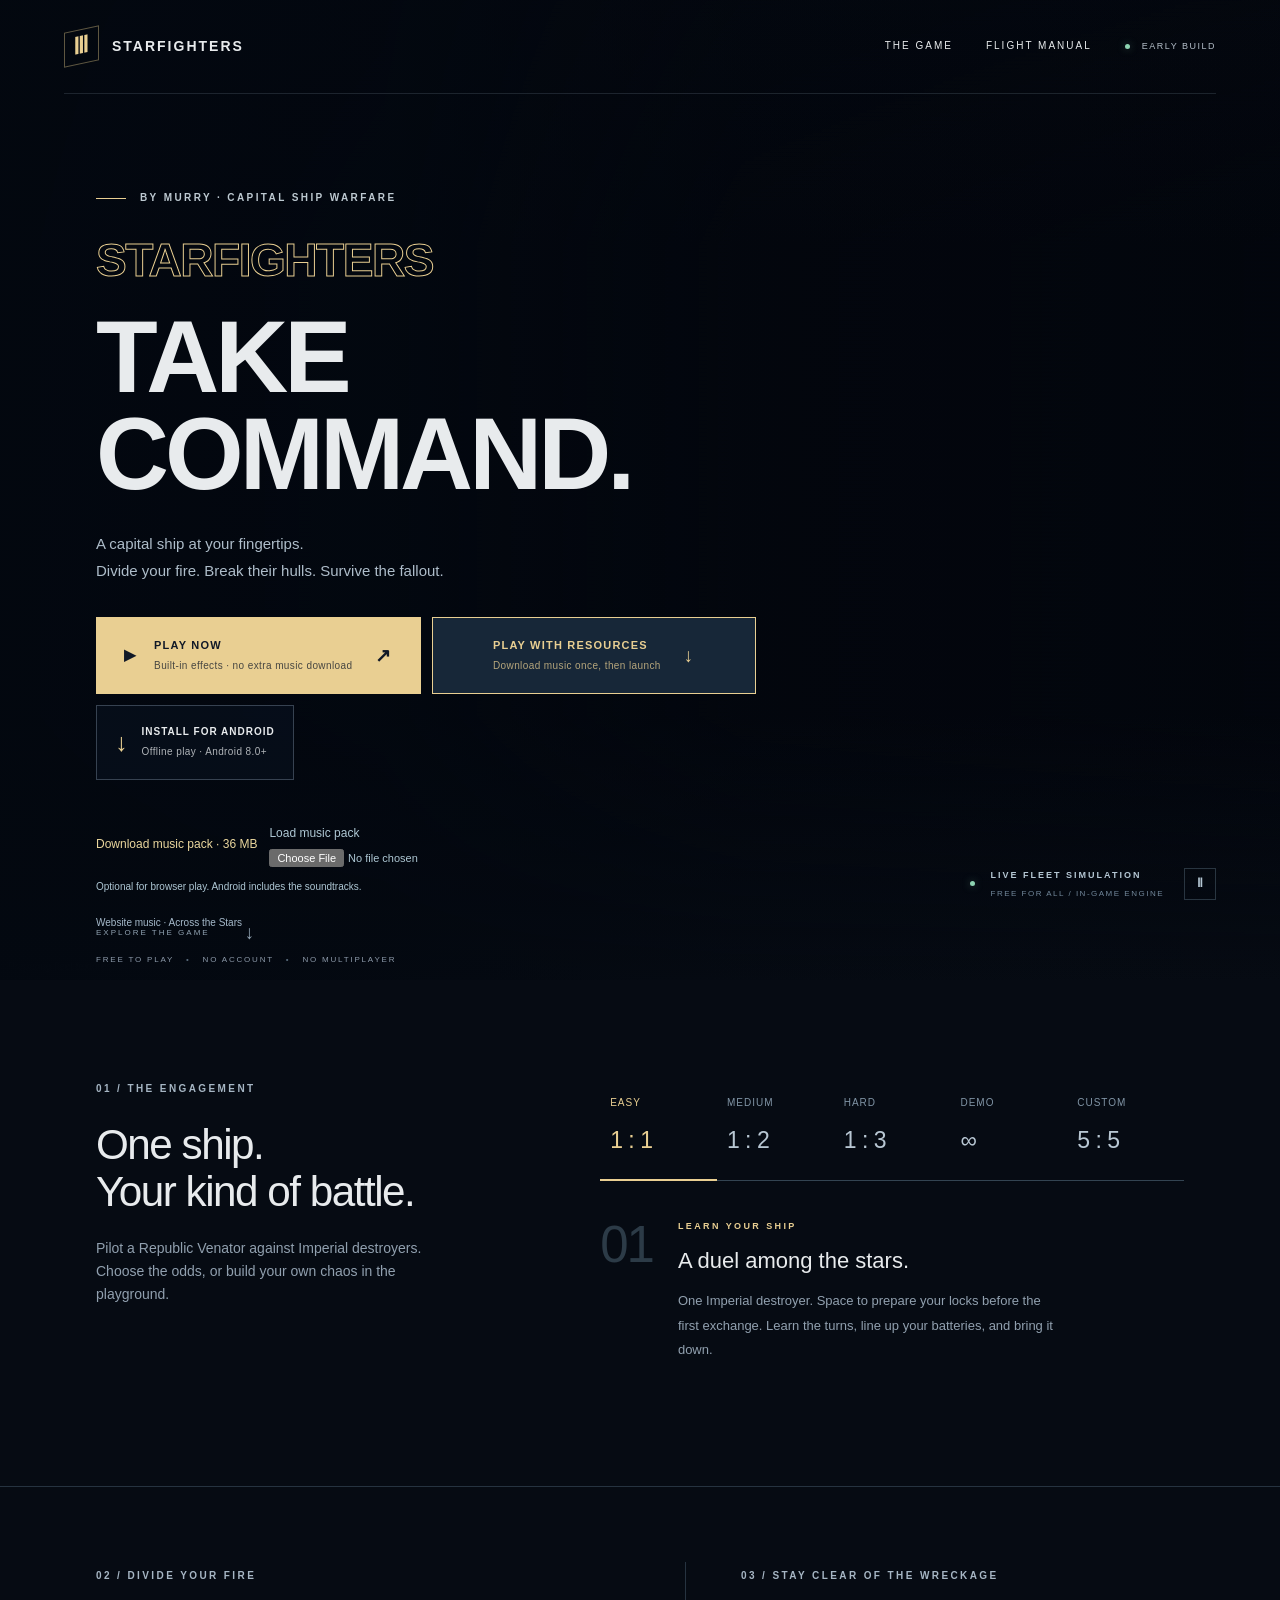
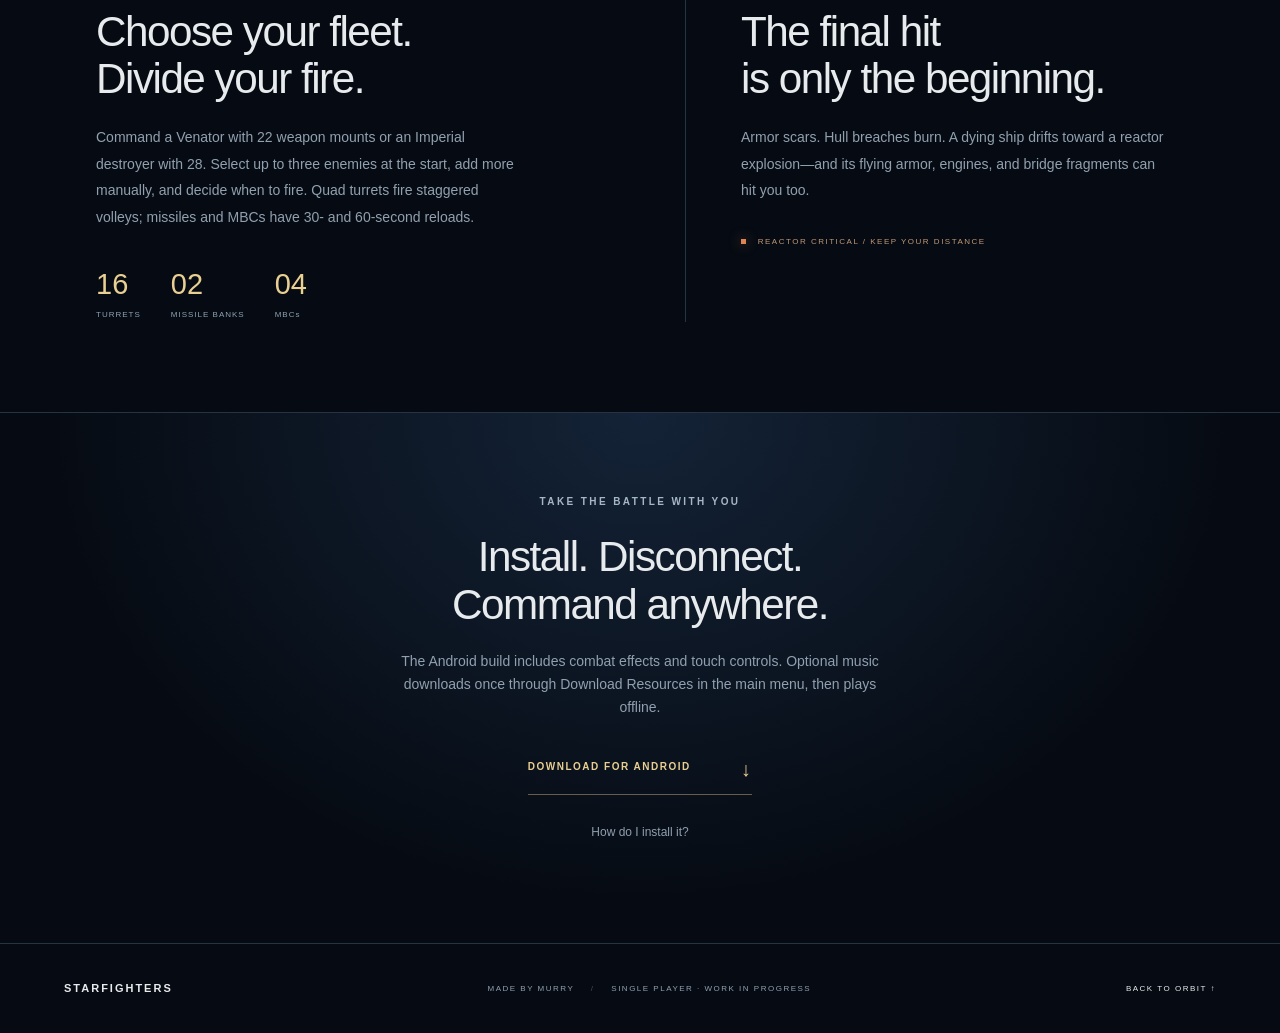
<file: index.html>
<!doctype html>
<html lang="en">
<head>
<meta charset="utf-8"><meta name="viewport" content="width=device-width,initial-scale=1">
<meta name="description" content="Command a capital ship in STARFIGHTERS. Fight Imperial destroyers, divide your weapons across enemies, and survive the wreckage. Play on Windows or download for Android.">
<meta name="theme-color" content="#060b13">
<meta http-equiv="Content-Security-Policy" content="default-src 'self'; script-src 'self' 'unsafe-inline' file:; style-src 'self' 'unsafe-inline'; img-src 'self' data:; frame-src 'self'; connect-src 'self' https://drive.usercontent.google.com; media-src 'self' blob:; object-src 'none'; base-uri 'self'; form-action 'none'">
<title>STARFIGHTERS — Take command</title><link rel="icon" href="icon.svg" type="image/svg+xml"><style>@charset "UTF-8";
:root{color-scheme:dark;--gold:#e9cf92;--text:#e8ebed;--muted:#91a0af;--edge:#263340;--ink:#060b13}*{box-sizing:border-box}html{scroll-behavior:smooth;scroll-padding-top:100px}body{margin:0;background:var(--ink);color:var(--text);font:15px/1.65 'Segoe UI',Arial,sans-serif}a{color:inherit;text-decoration:none}button{font:inherit;color:inherit;cursor:pointer}button,a,summary{-webkit-tap-highlight-color:transparent}button:focus-visible,a:focus-visible,summary:focus-visible{outline:2px solid var(--gold);outline-offset:6px}button{border:0;background:none}button:hover,a:hover{color:var(--gold)}[hidden]{display:none!important}.site-header{position:absolute;top:0;left:0;right:0;z-index:4;display:flex;justify-content:space-between;align-items:center;margin:0 5vw;padding:29px 0;border-bottom:1px solid #b6d1e824}.brand{font-size:14px;font-weight:800;letter-spacing:2px;white-space:nowrap;display:inline-flex;gap:13px;align-items:center}.insignia{display:inline-block;color:var(--gold);border:1px solid #c7b37a77;font-size:23px;width:35px;height:35px;text-align:center;line-height:31px;transform:skewY(-12deg)}nav{display:flex;align-items:center;gap:33px;font-size:10px;letter-spacing:2px}nav button{padding:0;font-size:inherit;letter-spacing:inherit}.build-label{font-size:9px;color:#b5bfc9;letter-spacing:1.5px}.build-label i,.live-dot{display:inline-block;width:5px;height:5px;border-radius:50%;background:#8dd3b1;margin-right:8px;box-shadow:0 0 8px #8dd3b166}.hero{height:max(850px,100svh);max-height:1180px;min-height:760px;position:relative;isolation:isolate;overflow:hidden}.hero iframe{position:absolute;inset:0;width:100%;height:100%;border:0;z-index:-3;pointer-events:none}.hero-shade{position:absolute;inset:0;z-index:-2;background:linear-gradient(90deg,#030810f0 0%,#030810ce 30%,#03081045 58%,#03081010 100%),linear-gradient(0deg,#060b13 0%,transparent 27%,transparent 75%,#060b1344 100%)}.hero:after{content:'';position:absolute;inset:0;z-index:-1;background:repeating-linear-gradient(0deg,transparent,transparent 3px,#0000000a 4px);pointer-events:none}.hero-copy{padding:190px 0 130px 7.5vw;max-width:820px}.eyebrow{font-size:10px;font-weight:600;letter-spacing:2.4px;color:#a6b6c4}.hero-copy>.eyebrow{display:flex;align-items:center;gap:14px;color:#bdc9d1}.line{display:inline-block;width:30px;height:1px;background:var(--gold)}h1{font-size:clamp(66px,7.9vw,118px);font-weight:750;letter-spacing:-4px;line-height:.96;margin:26px 0 28px}h1>span{display:block;font-family:'Arial Black','Segoe UI',sans-serif;font-size:clamp(26px,3.6vw,52px);line-height:1.2;letter-spacing:-1.5px;color:transparent;-webkit-text-stroke:1px var(--gold);margin:0 0 20px;font-weight:900}.hero-description{color:#aebdca;line-height:1.8;font-size:15px;margin:0 0 33px}.launch-actions{display:flex;gap:11px;align-items:stretch;max-width:610px}.primary{display:flex;align-items:center;justify-content:center;gap:17px;padding:18px 20px;background:var(--gold);color:#111927;font-size:11px;font-weight:800;letter-spacing:1.2px;border:1px solid var(--gold);min-height:68px;transition:background .2s,transform .2s;cursor:pointer}.primary:hover{background:#f8e3b5;color:#111927;transform:translateY(-2px)}.primary small,.secondary small{display:block;margin-top:4px;font-size:10px;font-weight:400;letter-spacing:.4px;opacity:.75;white-space:nowrap}.play-icon{font-size:15px}.arrow{font-size:19px;margin-left:6px}.secondary{display:flex;align-items:center;gap:13px;padding:16px 18px;background:#0a14247a;border:1px solid #a2b6cd50;font-size:10px;font-weight:700;letter-spacing:1px;transition:background .2s}.secondary>span:first-child{font-size:25px;font-weight:400;color:var(--gold)}.secondary:hover{background:#172436;border-color:var(--gold)}.access-note{margin:17px 0 0;font-size:8px;letter-spacing:1.8px;color:#8d9aaa}.access-note span{padding:0 8px;color:#5a6c7d}.battle-caption{position:absolute;right:5vw;bottom:80px;display:flex;align-items:center;gap:8px;color:#b5c7d4;font-size:9px;font-weight:600;letter-spacing:2px}.battle-caption small{display:block;font-weight:400;font-size:8px;letter-spacing:1.5px;color:#71879a;margin-top:4px}.battle-caption button{border:1px solid #61798a66;width:32px;height:32px;margin-left:12px;font-size:12px}.scroll-cue{position:absolute;bottom:32px;left:7.5vw;font-size:8px;letter-spacing:2px;color:#90a2b1;display:flex;gap:35px;align-items:center}.scroll-cue span{font-size:19px}.briefing{max-width:1400px;margin:auto;padding:95px 7.5vw 110px;display:grid;grid-template-columns:.9fr 1.3fr;gap:100px;border-bottom:1px solid var(--edge)}h2{font-size:clamp(34px,3.3vw,49px);font-weight:500;line-height:1.13;letter-spacing:-1.5px;margin:21px 0}p{color:var(--muted)}.section-heading p{max-width:335px;font-size:14px}.engagement-selector{padding-top:6px}.engagement-tabs{display:grid;grid-template-columns:repeat(5,1fr);border-bottom:1px solid #334452}.engagement-tabs button{font-size:10px;letter-spacing:1px;text-align:left;padding:14px 10px 20px;color:#8094a5;border-bottom:2px solid transparent;margin-bottom:-1px}.engagement-tabs span{display:block;font-size:23px;font-weight:400;letter-spacing:-.5px;margin-top:10px;color:#b8c7d3}.engagement-tabs [aria-selected=true]{border-color:var(--gold);color:var(--gold)}.engagement-tabs [aria-selected=true] span{color:var(--gold)}.mode-detail{display:flex;gap:25px;padding-top:38px}.mode-number{font-size:51px;line-height:1;color:#2c3b47;letter-spacing:-2px}.mode-detail .eyebrow{margin:0;color:var(--gold);font-size:9px}.mode-detail h3{font-size:22px;font-weight:500;line-height:1.3;margin:13px 0}.mode-detail p:last-child{font-size:13px;max-width:380px;line-height:1.9}.warfare{display:grid;grid-template-columns:1fr 1fr;max-width:1400px;margin:auto;padding:75px 7.5vw 90px;gap:90px}.feature p{font-size:14px;max-width:430px;line-height:1.9}.fallout{padding-left:55px;border-left:1px solid var(--edge)}.weapon-line{display:flex;gap:30px;margin-top:30px}.weapon-line span{color:var(--gold);font-size:29px;font-weight:300}.weapon-line small{display:block;color:#8fa2b3;font-size:8px;letter-spacing:1px}.danger-line{display:block;color:#c19876;font-size:8px;letter-spacing:1.5px;margin-top:31px}.danger-line i{display:inline-block;width:5px;height:5px;background:#de8352;box-shadow:0 0 12px #de835288;margin-right:8px}.android-section{padding:75px 20px 90px;text-align:center;border-top:1px solid var(--edge);background:radial-gradient(ellipse at 50% 0,#142337 0,transparent 65%)}.android-section p{max-width:480px;margin:20px auto;font-size:14px}.text-download{display:inline-flex;gap:50px;border-bottom:1px solid #b8a37788;padding:15px 0;color:var(--gold);font-size:10px;font-weight:700;letter-spacing:1.5px;margin:5px auto 18px}.text-download span{font-size:20px;line-height:1}details{max-width:520px;margin:0 auto;color:#8f9faf;font-size:12px}summary{cursor:pointer;display:inline-block;padding:10px}details ol{text-align:left;padding-left:35px;line-height:2.1}details p{font-size:12px!important}footer{padding:30px 5vw;display:flex;justify-content:space-between;align-items:center;border-top:1px solid var(--edge);gap:25px}footer .brand{font-size:11px}footer p,footer>a:last-child{font-size:8px;letter-spacing:1.5px}footer p span{padding:0 13px;color:#3d5060}dialog{max-width:540px;width:calc(100% - 36px);background:#0d1724;color:var(--text);border:1px solid #445365;border-top:2px solid var(--gold);padding:43px 36px;box-shadow:0 25px 140px #0009}dialog::backdrop{background:#020610c9;backdrop-filter:blur(10px)}dialog h2{font-size:34px}dialog p{font-size:14px;line-height:1.9}dialog .primary{font-size:10px;margin-top:25px}.close{position:absolute;right:14px;top:10px;font-size:27px;color:#a6b2bf}.dialog-back{display:block;margin:25px auto 0;color:#b8c4cf;font-size:12px}.muted{font-size:12px!important;color:#74899c}.controls{display:grid;grid-template-columns:120px 1fr;gap:11px;font-size:12px}.controls dt{color:var(--gold);font-size:10px;letter-spacing:1px}.controls dd{margin:0;color:#aabac7}.intro{position:fixed;inset:0;z-index:30;background:#03070c;display:flex;flex-direction:column;align-items:center;justify-content:center;transition:opacity .6s,visibility .6s}.intro.out{opacity:0;visibility:hidden;pointer-events:none}.intro>p{position:absolute;top:28%;font-size:10px;letter-spacing:6px;color:#9c8c6a}.intro-logo{font:900 clamp(24px,10vw,150px)/1 'Arial Black','Segoe UI',sans-serif;letter-spacing:-.06em;color:transparent;-webkit-text-stroke:2px var(--gold);animation:arrival 3s cubic-bezier(.2,.7,.3,1) both}.intro button{position:absolute;bottom:10%;font-size:9px;letter-spacing:3px;color:#7e8c99}.intro button span{margin-left:15px;color:var(--gold)}.noscript{position:fixed;bottom:0;background:#182638;padding:15px;z-index:40}@keyframes arrival{0%{opacity:0;transform:scale(1.3)}20%{opacity:1}80%{opacity:1;transform:scale(.88)}100%{opacity:0;transform:scale(.6)}}@media(min-width:1700px){.hero-copy{padding-top:22vh}}@media(max-width:1100px){.briefing{gap:45px}.warfare{gap:40px}.fallout{padding-left:35px}.launch-actions{flex-wrap:wrap;max-width:340px}.primary{width:100%}.secondary{width:100%;justify-content:center}.hero-copy{padding-top:165px}.hero{min-height:900px}.battle-caption{bottom:90px}.hero-description{font-size:14px}.hero-shade{background:linear-gradient(90deg,#030810e8,#03081077 65%,#03081010),linear-gradient(0deg,#060b13,transparent 45%)}}@media(max-width:700px){html{scroll-padding-top:20px}.site-header{padding:21px 0}.brand{font-size:11px;gap:9px;letter-spacing:1.2px}.insignia{width:28px;height:28px;font-size:19px;line-height:24px}nav{gap:16px;font-size:8px;letter-spacing:1px}.build-label{display:none}nav>a{display:none}.hero{height:auto;min-height:880px;max-height:none}.hero-copy{padding:155px 7vw 180px;max-width:500px}.hero-copy>.eyebrow{font-size:8px;letter-spacing:1.4px;gap:9px}h1{font-size:clamp(52px,16.5vw,74px);letter-spacing:-3px;margin-top:28px}h1>span{font-size:30px;letter-spacing:-1px;margin-bottom:21px}.hero-description{font-size:13px}.launch-actions{max-width:360px;gap:10px}.primary{font-size:10px;min-height:65px}.secondary{min-height:65px;font-size:10px}.access-note{font-size:7px;letter-spacing:1.2px}.battle-caption{left:7vw;right:auto;bottom:85px;font-size:8px;letter-spacing:1.3px}.scroll-cue{left:7vw;bottom:25px;font-size:7px}.hero-shade{background:linear-gradient(90deg,#030810e8,#03081077),linear-gradient(0deg,#060b13 0%,transparent 50%)}.briefing{padding:65px 7vw;grid-template-columns:1fr;gap:25px}.section-heading h2{font-size:39px}.section-heading p{max-width:400px}.engagement-tabs button{padding:14px 3px 16px;font-size:9px}.engagement-tabs span{font-size:21px}.mode-detail{padding-top:28px;gap:20px}.mode-number{font-size:43px}.mode-detail h3{font-size:21px}.warfare{grid-template-columns:1fr;padding:58px 7vw;gap:50px}.feature h2{font-size:39px}.fallout{border-left:0;border-top:1px solid var(--edge);padding:45px 0 0}.android-section{padding:60px 7vw}footer{flex-wrap:wrap;padding:28px 7vw;gap:10px}footer .brand{width:100%;margin-bottom:5px}footer p{font-size:7px}footer>a:last-child{font-size:7px}dialog{padding:35px 24px}dialog h2{font-size:29px}.controls{grid-template-columns:94px 1fr;font-size:11px}.controls dt{font-size:9px}.intro-logo{-webkit-text-stroke:1px var(--gold)}.intro>p{top:32%;font-size:8px}.eyebrow{font-size:9px}}@media(prefers-reduced-motion:reduce){html{scroll-behavior:auto}*,*:before,*:after{animation:none!important;transition:none!important}.intro-logo{color:var(--gold);-webkit-text-stroke:0}}

.launch-actions{flex-wrap:wrap;max-width:660px}.launch-actions .primary{flex:1;min-width:245px}.launch-actions .secondary{min-height:58px}.hero{height:max(980px,100svh);max-height:1250px}.primary small{white-space:normal}.resource-launch{background:#172738;color:#e9cf92}.resource-launch[aria-disabled=true]{opacity:.5;cursor:default}#resource-download-status{font-size:12px;max-width:620px;min-height:18px}.website-music{font-size:10px;padding:4px 0;color:#a6bacb;text-align:left}@media(max-width:700px){.hero{height:auto;min-height:1030px;max-height:none}.launch-actions .primary{min-width:0;width:100%;flex:auto}}

.web-music-pack{display:flex;flex-wrap:wrap;gap:12px;align-items:center;margin:14px 0;color:#aec7d4;font-size:12px}.web-music-pack a{color:#ead69d}.web-music-pack label{display:grid;gap:5px}.web-music-pack input{max-width:240px;font-size:11px}.web-music-pack small{width:100%}
</style>
</head>
<body>
<div class="intro" id="intro" aria-label="Starfighters intro"><p>MURRY PRESENTS</p><div class="intro-logo">STARFIGHTERS</div><button id="skip-intro">SKIP INTRO <span>↵</span></button></div>
<header class="site-header"><a class="brand" href="#" aria-label="Starfighters home"><span class="insignia" aria-hidden="true">Ⅲ</span> STARFIGHTERS</a><nav aria-label="Website"><a href="#engagements">THE GAME</a><button id="controls-link">FLIGHT MANUAL</button><span class="build-label"><i></i> EARLY BUILD</span></nav></header>
<main>
<section class="hero" aria-labelledby="hero-title">
<iframe id="battle" src="battle.html?background=1" title="Live simulated capital ship free-for-all" tabindex="-1" aria-hidden="true" loading="eager"></iframe><div class="hero-shade"></div>
<div class="hero-copy"><div class="eyebrow"><span class="line"></span> BY MURRY · CAPITAL SHIP WARFARE</div><h1 id="hero-title"><span>STARFIGHTERS</span>TAKE<br>COMMAND.</h1><p class="hero-description">A capital ship at your fingertips.<br>Divide your fire. Break their hulls. Survive the fallout.</p><div class="launch-actions"><a class="primary" id="play-now" href="battle.html"><span class="play-icon" aria-hidden="true">▶</span><span>PLAY NOW<small>Built-in effects · no extra music download</small></span><span class="arrow" aria-hidden="true">↗</span></a><a class="primary resource-launch" id="play-with-resources" href="battle.html?resources=1"><span>PLAY WITH RESOURCES<small>Download music once, then launch</small></span><span class="arrow" aria-hidden="true">↓</span></a><a class="secondary" id="android-download" href="downloads/Starfighters-Android.apk?v=d9a5d67492c4" download="Starfighters-Android.apk"><span aria-hidden="true">↓</span><span>INSTALL FOR ANDROID<small>Offline play · Android 8.0+</small></span></a></div><p id="resource-download-status" role="status"></p><div class="web-music-pack"><a href="resources/Starfighters-Music.sfpack" download="Starfighters-Music.sfpack">Download music pack · 36 MB</a><label>Load music pack<input id="website-music-pack" type="file" accept=".sfpack,application/octet-stream"></label><small>Optional for browser play. Android includes the soundtracks.</small></div><button id="website-music" class="website-music" aria-pressed="false">Website music · Across the Stars</button><p class="access-note">FREE TO PLAY <span>•</span> NO ACCOUNT <span>•</span> NO MULTIPLAYER</p></div>
<div class="battle-caption"><span class="live-dot"></span><div>LIVE FLEET SIMULATION<small>FREE FOR ALL / IN-GAME ENGINE</small></div><button id="toggle-battle" aria-pressed="false" aria-label="Pause background battle">Ⅱ</button></div><a class="scroll-cue" href="#engagements">EXPLORE THE GAME <span>↓</span></a>
</section>
<section class="briefing" id="engagements" aria-labelledby="briefing-title"><div class="section-heading"><span class="eyebrow">01 / THE ENGAGEMENT</span><h2 id="briefing-title">One ship.<br>Your kind of battle.</h2><p>Pilot a Republic Venator against Imperial destroyers. Choose the odds, or build your own chaos in the playground.</p></div><div class="engagement-selector"><div class="engagement-tabs" role="tablist" aria-label="Explore game modes"><button role="tab" aria-selected="true" aria-controls="mode-detail" id="tab-easy" data-mode="easy">EASY <span>1 : 1</span></button><button role="tab" aria-selected="false" aria-controls="mode-detail" id="tab-medium" data-mode="medium" tabindex="-1">MEDIUM <span>1 : 2</span></button><button role="tab" aria-selected="false" aria-controls="mode-detail" id="tab-hard" data-mode="hard" tabindex="-1">HARD <span>1 : 3</span></button><button role="tab" aria-selected="false" aria-controls="mode-detail" id="tab-demo" data-mode="demo" tabindex="-1">DEMO <span>∞</span></button><button role="tab" aria-selected="false" aria-controls="mode-detail" id="tab-custom" data-mode="custom" tabindex="-1">CUSTOM <span>5 : 5</span></button></div><div class="mode-detail" id="mode-detail" role="tabpanel" aria-labelledby="tab-easy"><span class="mode-number" id="mode-number">01</span><div><p class="eyebrow" id="mode-label">LEARN YOUR SHIP</p><h3 id="mode-title">A duel among the stars.</h3><p id="mode-copy">One Imperial destroyer. Space to prepare your locks before the first exchange. Learn the turns, line up your batteries, and bring it down.</p></div></div></div></section>
<section class="warfare" aria-label="Combat features"><div class="feature"><span class="eyebrow">02 / DIVIDE YOUR FIRE</span><h2>Choose your fleet.<br>Divide your fire.</h2><p>Command a Venator with 22 weapon mounts or an Imperial destroyer with 28. Select up to three enemies at the start, add more manually, and decide when to fire. Quad turrets fire staggered volleys; missiles and MBCs have 30- and 60-second reloads.</p><div class="weapon-line"><span>16 <small>TURRETS</small></span><span>02 <small>MISSILE BANKS</small></span><span>04 <small>MBCs</small></span></div></div><div class="feature fallout"><span class="eyebrow">03 / STAY CLEAR OF THE WRECKAGE</span><h2>The final hit<br>is only the beginning.</h2><p>Armor scars. Hull breaches burn. A dying ship drifts toward a reactor explosion—and its flying armor, engines, and bridge fragments can hit you too.</p><span class="danger-line"><i></i> REACTOR CRITICAL / KEEP YOUR DISTANCE</span></div></section>
<section class="android-section" id="android"><span class="eyebrow">TAKE THE BATTLE WITH YOU</span><h2>Install. Disconnect.<br>Command anywhere.</h2><p>The Android build includes combat effects and touch controls. Optional music downloads once through Download Resources in the main menu, then plays offline.</p><a class="text-download" href="downloads/Starfighters-Android.apk?v=d9a5d67492c4" download="Starfighters-Android.apk" data-android>DOWNLOAD FOR ANDROID <span>↓</span></a><details><summary>How do I install it?</summary><ol><li>Download the APK on your Android phone or tablet.</li><li>Open the downloaded file. If Android asks, allow this browser or file manager to install this app, then confirm Install.</li><li>Open STARFIGHTERS and rotate your device to landscape.</li></ol><p>Android 8.0 or later. iPhone and iPad are unsupported.</p></details></section>
</main>
<footer><a class="brand" href="#">STARFIGHTERS</a><p>MADE BY MURRY <span>/</span> SINGLE PLAYER · WORK IN PROGRESS</p><a href="#">BACK TO ORBIT ↑</a></footer>
<dialog id="platform-dialog" aria-labelledby="platform-title"><button class="close" data-close aria-label="Close platform message">×</button><span class="eyebrow">CHOOSE YOUR PLATFORM</span><h2 id="platform-title">Windows is cleared for launch.</h2><p id="platform-message">Browser play is available on Windows. On Android, install the game to play.</p><a class="primary" href="downloads/Starfighters-Android.apk?v=d9a5d67492c4" download="Starfighters-Android.apk" data-android>DOWNLOAD FOR ANDROID ↓</a><button class="dialog-back" data-close>Back to the fleet</button></dialog>
<dialog id="install-dialog" aria-labelledby="install-title"><button class="close" data-close aria-label="Close installation guide">×</button><span class="eyebrow">ANDROID / OFFLINE EDITION</span><h2 id="install-title">Your fleet is downloading.</h2><p>On your Android device, open <b>Starfighters-Android.apk</b> from Downloads. Approve the installation when Android asks, then open STARFIGHTERS.</p><p class="muted">Downloading on Windows? Transfer the APK to your Android phone to install it. No Windows installation is needed.</p><button class="dialog-back" data-close>Understood</button></dialog>
<dialog id="manual-dialog" aria-labelledby="manual-title"><button class="close" data-close aria-label="Close flight manual">×</button><span class="eyebrow">FLIGHT MANUAL / WINDOWS</span><h2 id="manual-title">Know your command deck.</h2><dl class="controls"><dt>W / S</dt><dd>Forward / slow reverse</dd><dt>A / D</dt><dd>Steer while moving; side thrust near a stop</dd><dt>Q / E</dt><dd>Rotate</dd><dt>LEFT SHIFT</dt><dd>Hold for turbo</dd><dt>SPACE</dt><dd>Four staggered lasers per turret volley</dd><dt>M / N</dt><dd>Missile salvo / charge an MBC</dd><dt>TRIPLE W / S</dt><dd>Enable auto-forward / cancel and coast</dd><dt>CLICK</dt><dd>Select targets or an ally to take control</dd><dt>P</dt><dd>Pause and settings</dd><dt>DRAG / SCROLL</dt><dd>Orbit / zoom</dd></dl><p class="muted">Custom battles let you choose either faction and fleet sizes. Demo retains enemy spawning, AI, invincibility, the immortal dummy, and touch controls.</p></dialog>
<noscript><p class="noscript">Enable JavaScript for the intro and platform selection. Browser play is for Windows. Android visitors can use the download link.</p></noscript><script type="module">// Optional music resources. No network request occurs until download() is called.
const MUSIC_TITLES=Object.freeze({heroes:'Battle of the Heroes','duel-fates':'Duel of the Fates',betrayal:"Anakin's Betrayal",'march-resistance':'March of the Resistance','across-stars':'Across the Stars',custom:'Your music'});
const MAX_AUDIO_BYTES=32*1024*1024;
function readMusicPackFile(bytes,manifest){
 if(!(bytes instanceof ArrayBuffer)||bytes.byteLength<12||bytes.byteLength>128*1024*1024)throw new Error('Choose a valid Starfighters-Music.sfpack file.');const view=new DataView(bytes),header=new TextDecoder().decode(new Uint8Array(bytes,0,8)),size=view.getUint32(8,true);if(header!=='SFMPACK1'||size<2||size>65536||12+size>bytes.byteLength)throw new Error('Choose Starfighters-Music.sfpack from the website.');let meta;try{meta=JSON.parse(new TextDecoder().decode(new Uint8Array(bytes,12,size)));}catch{throw new Error('The music pack metadata is damaged.');}const expected=manifest.tracks||{},seen=new Set(),items=[];let offset=0;if(!Array.isArray(meta.tracks)||meta.tracks.length!==Object.keys(expected).length)throw new Error('The music pack is incomplete.');for(const track of meta.tracks){const target=expected[track.id];if(!target||seen.has(track.id)||track.offset!==offset||!Number.isInteger(track.bytes)||track.bytes!==target.bytes||12+size+offset+track.bytes>bytes.byteLength)throw new Error('The music pack contains an invalid track.');seen.add(track.id);items.push({id:track.id,bytes:bytes.slice(12+size+offset,12+size+offset+track.bytes),sha256:target.sha256});offset+=track.bytes;}if(12+size+offset!==bytes.byteLength)throw new Error('The music pack size is incorrect.');return items;
}
function musicPackForLocation(manifest,baseUrl,userAgent=''){
 const base=new URL(baseUrl),native=/StarfightersAndroid\//.test(userAgent);return {...manifest,tracks:Object.fromEntries(Object.entries(manifest.tracks).map(([id,track])=>[id,{...track,url:native?new URL('music-resources/'+id,base).href:/^https?:$/.test(base.protocol)?new URL(track.file,base).href:track.url}]))};
}
function loadLocalMusicPack(baseUrl,documentRef=globalThis.document,scope=globalThis){
 return new Promise((resolve,reject)=>{if(!documentRef){reject(new Error('Local music resources are unavailable.'));return;}const embedded=documentRef.getElementById?.('bundled-music-resources');if(embedded?.textContent){try{const pack=JSON.parse(embedded.textContent);if(!pack?.tracks)throw new Error('Invalid embedded music resources.');resolve(pack);}catch(error){reject(error);}return;}const script=documentRef.createElement('script');script.src=new URL('resources/music-pack.js',baseUrl).href;script.onload=()=>{const pack=scope.__starfightersMusicResources;delete scope.__starfightersMusicResources;script.remove();if(!pack?.tracks)reject(new Error('Invalid local music resources.'));else resolve(pack);};script.onerror=()=>{script.remove();reject(new Error('Music resources were not found beside this HTML. Extract the Windows ZIP and keep its resources folder with the game.'));};documentRef.head.appendChild(script);});
}
function validateAudioPack(manifest,base='https://localhost/'){
 if(!manifest||typeof manifest.tracks!=='object'||Array.isArray(manifest.tracks))throw new Error('Invalid music pack.');const entries=[];
 for(const [id,item] of Object.entries(manifest.tracks)){if(!Object.hasOwn(MUSIC_TITLES,id)||!item||!Number.isInteger(item.bytes)||item.bytes<=0||item.bytes>MAX_AUDIO_BYTES||! /^[a-f0-9]{64}$/i.test(item.sha256))throw new Error('Invalid music track.');const url=new URL(item.url,base);if(url.username||url.password||url.hash||!(url.protocol==='https:'||url.protocol==='http:'&&['localhost','127.0.0.1'].includes(url.hostname)))throw new Error('Music downloads require HTTPS.');entries.push({id,...item,url:url.href});}
 if(entries.reduce((n,e)=>n+e.bytes,0)>128*1024*1024)throw new Error('Music pack is too large.');return entries;
}
function createAudioCache(indexed=globalThis.indexedDB){
 const memory=new Map();let persistent=false;const opened=indexed?new Promise(resolve=>{try{const request=indexed.open('starfighters-audio',1);request.onupgradeneeded=()=>{if(!request.result.objectStoreNames.contains('tracks'))request.result.createObjectStore('tracks',{keyPath:'id'});};request.onsuccess=()=>{persistent=true;resolve(request.result);};request.onerror=request.onblocked=()=>resolve(null);}catch{resolve(null);}}):Promise.resolve(null);
 async function all(){const db=await opened;if(!db)return [...memory.values()];return new Promise(resolve=>{try{const r=db.transaction('tracks').objectStore('tracks').getAll();r.onsuccess=()=>resolve(r.result);r.onerror=()=>resolve([...memory.values()]);}catch{resolve([...memory.values()]);}});}
 async function putAll(items){const db=await opened;if(db){try{await new Promise((resolve,reject)=>{const t=db.transaction('tracks','readwrite'),store=t.objectStore('tracks');for(const item of items)store.put(item);t.oncomplete=resolve;t.onerror=t.onabort=()=>reject(t.error);});return;}catch{persistent=false;}}for(const item of items)memory.set(item.id,item);}
 return {all,putAll,get persistent(){return persistent;}};
}
async function audioDigest(bytes,cryptoApi=globalThis.crypto){if(!cryptoApi?.subtle)throw new Error('Secure audio verification is unavailable.');return [...new Uint8Array(await cryptoApi.subtle.digest('SHA-256',bytes))].map(n=>n.toString(16).padStart(2,'0')).join('');}
function createAudioResourceManager({manifest={tracks:{}},baseUrl='https://localhost/',fetcher=globalThis.fetch?.bind(globalThis),packLoader=null,cache=createAudioCache(),consumer=async()=>true,cryptoApi=globalThis.crypto}={}){
 const tracks=validateAudioPack(manifest,baseUrl);let busy=false,installed=new Set(),lastMessage='';
 async function restore(){const stored=await cache.all();for(const item of stored){if(item.bytes instanceof ArrayBuffer&&item.bytes.byteLength<=MAX_AUDIO_BYTES&&await consumer(item.id,item.bytes)!==false)installed.add(item.id);}return installed.size;}
 async function download(onProgress=()=>{}){if(busy)throw new Error('A music download is already running.');if(!tracks.length)throw new Error('The original music pack has not been added yet.');if(!fetcher&&!packLoader)throw new Error('Downloads are unavailable.');busy=true;const staged=[],old=new Map((await cache.all()).map(e=>[e.id,e]));let localPack=null,loaded=0,total=tracks.reduce((n,t)=>n+t.bytes,0);
 try{for(const track of tracks){let bytes;const cached=old.get(track.id);if(cached?.sha256===track.sha256&&await audioDigest(cached.bytes,cryptoApi)===track.sha256)bytes=cached.bytes;else if(packLoader){localPack ||=await packLoader();const encoded=localPack.tracks?.[track.id];if(typeof encoded!=='string'||encoded.length>Math.ceil(MAX_AUDIO_BYTES/3)*4+4)throw new Error('Invalid music resources.');const raw=atob(encoded),data=new Uint8Array(raw.length);for(let i=0;i<raw.length;i++)data[i]=raw.charCodeAt(i);bytes=data.buffer;}else{let response;try{response=await fetcher(track.url,{method:'GET',credentials:'omit',redirect:'error',cache:'no-store'});}catch(error){throw new Error('Could not download '+MUSIC_TITLES[track.id]+'. Check your connection or use the complete game resource package.',{cause:error});}if(!response.ok)throw new Error('Music download failed (HTTP '+response.status+').');const size=Number(response.headers?.get('content-length')||0);if(size>MAX_AUDIO_BYTES)throw new Error('Music file is too large.');if(response.body?.getReader){const reader=response.body.getReader(),chunks=[];let length=0;try{while(true){const part=await reader.read();if(part.done)break;length+=part.value.byteLength;if(length>track.bytes||length>MAX_AUDIO_BYTES)throw new Error('Unexpected music file size.');chunks.push(part.value);onProgress({loaded:loaded+length,total,title:MUSIC_TITLES[track.id]});}}catch(e){try{await reader.cancel();}catch{}throw e;}const joined=new Uint8Array(length);let offset=0;for(const chunk of chunks){joined.set(chunk,offset);offset+=chunk.length;}bytes=joined.buffer;}else bytes=await response.arrayBuffer();if(bytes.byteLength!==track.bytes||await audioDigest(bytes,cryptoApi)!==track.sha256)throw new Error('Music verification failed.');}
 if(bytes.byteLength!==track.bytes||await audioDigest(bytes,cryptoApi)!==track.sha256)throw new Error('Music verification failed.');
 staged.push({id:track.id,bytes,sha256:track.sha256,version:manifest.version||'1'});loaded+=track.bytes;onProgress({loaded,total,title:MUSIC_TITLES[track.id]});}
 await cache.putAll(staged);for(const item of staged){if(await consumer(item.id,item.bytes)===false)throw new Error('A downloaded track could not be decoded.');installed.add(item.id);}lastMessage=cache.persistent?'Music saved for offline play.':'Music ready for this session; persistent storage is unavailable.';return {count:staged.length,persistent:cache.persistent};}finally{busy=false;}}
 async function importTrack(id,file){if(!Object.hasOwn(MUSIC_TITLES,id))throw new Error('Choose a music slot first.');if(file.size>MAX_AUDIO_BYTES)throw new Error('Choose an audio file smaller than 32 MB.');const bytes=await file.arrayBuffer();if(!bytes.byteLength||bytes.byteLength>MAX_AUDIO_BYTES)throw new Error('Invalid audio file.');if(await consumer(id,bytes)===false)throw new Error('This audio format could not be decoded.');await cache.putAll([{id,bytes,version:'local'}]);installed.add(id);return cache.persistent;}
 async function importPack(file,onProgress=()=>{}){if(busy)throw new Error('Music resources are already loading.');if(file.size>128*1024*1024)throw new Error('The music pack is too large.');busy=true;try{const items=readMusicPackFile(await file.arrayBuffer(),manifest),total=items.reduce((n,t)=>n+t.bytes.byteLength,0);let loaded=0;for(const item of items){if(await audioDigest(item.bytes,cryptoApi)!==item.sha256)throw new Error('Music pack verification failed. Download the pack again.');loaded+=item.bytes.byteLength;onProgress({loaded,total,title:MUSIC_TITLES[item.id]});}await cache.putAll(items);for(const item of items){if(await consumer(item.id,item.bytes)===false)throw new Error('This music pack contains unsupported audio.');installed.add(item.id);}lastMessage=cache.persistent?'Five soundtracks loaded and saved for future play.':'Five soundtracks loaded for this session.';return {count:items.length,persistent:cache.persistent};}finally{busy=false;}}
 return {restore,download,importTrack,importPack,has:id=>installed.has(id),get persistent(){return cache.persistent;},get ready(){return tracks.length>0;},get busy(){return busy;},get count(){return tracks.length;},get message(){return lastMessage;},tracks};
}

// Offline spatial mixer. Sample decoding starts only after a user gesture.
function combatAlertInRange(ship,ships,ranges){if(ship.health<=0||ship.arriving)return false;return ships.some(t=>t!==ship&&t.team!==ship.team&&t.health>0&&!t.arriving&&Math.hypot(t.flight.x-ship.flight.x,t.flight.z-ship.flight.z)<=Math.max(ranges?.mbc||5000,t.weaponRanges?.mbc||0));}
function musicForBattle(session,map,difficulty,choice='none'){if(session==='menu')return 'march-resistance';if(session==='website')return 'across-stars';return session==='battle'?['','heroes','duel-fates','betrayal'][difficulty]||'none':choice;}
function craftAudioProfile(craft){const type=craft.craftType||(craft.isBomber?(craft.faction==='imperial'?'tieBomber':'yWing'):craft.faction);return {imperial:{laser:'tie-laser',engine:'tie-flyby'},republic:{laser:'xwing-laser',engine:'xwing-engine'},tieBomber:{laser:'tiebomber-laser',engine:'tiebomber-engine',launch:'tiebomber-launch'},yWing:{laser:'ywing-laser',engine:'ywing-engine',launch:'ywing-launch'}}[type]||{laser:'xwing-laser',engine:'xwing-engine'};}
function createBattleAudio(assets={},Context=globalThis.AudioContext||globalThis.webkitAudioContext,MediaAudio=globalThis.Audio){
 let ctx=null,master=null,compressor=null,listener={x:0,y:0,z:0},listenerYaw=0,enabled=false,time=0,paused=false,musicKey='none',musicVoice=null,musicLoading=false,musicError='',nextAmbience=0,smallPoll=0;const externalBytes=new Map(),buffers=new Map(),voices=new Set(),loops=new Map(),seen=new WeakSet(),alerts=new Map(),lastHits=new Map(),lastDefenseShots=new Map(),shieldHits=new Map(),dishPhases=new Map(),settings={master:.65,effects:.65,music:.8,ambience:.18},stats={played:0,dropped:0},limits={voices:40,engines:10};let observed=null,nextShieldAt=0,shieldCue=0;
 function gainAt(p,range=20000){if(!p)return 1;const x=p.x-listener.x,y=(p.y||0)-listener.y,z=p.z-listener.z,distanceSq=x*x+y*y+z*z;return distanceSq>range*range?0:1/(1+distanceSq/3240000);}
 function output(p,volume,bus='effects'){const gain=ctx.createGain(),spatial=ctx.createGain(),pan=ctx.createStereoPanner();gain.gain.value=Math.max(0,volume*settings[bus]);spatial.gain.value=gainAt(p);const dx=p?p.x-listener.x:0,dz=p?p.z-listener.z:0;pan.pan.value=Math.max(-.9,Math.min(.9,(Math.sin(listenerYaw)*dx+Math.cos(listenerYaw)*dz)/1800));gain.connect(spatial);spatial.connect(pan);pan.connect(master);return {gain,spatial,pan,position:p};}
 function clean(v){voices.delete(v);try{v.source.disconnect();v.gain.disconnect();v.spatial?.disconnect();v.pan.disconnect();}catch{}}
 function sample(key,p,volume=.1,duration=null,priority=1,loop=false,bus='effects',rate=1){
  if(!ctx||!enabled||paused||volume*gainAt(p)<.001)return null;const buffer=buffers.get(key);if(!buffer)return null;
  if(voices.size>=limits.voices){const victim=[...voices].find(v=>!v.loop&&v.priority<priority);if(!victim){stats.dropped++;return null;}try{victim.source.stop();}catch{}clean(victim);}
  const source=ctx.createBufferSource(),o=output(p,volume,bus),v={source,...o,priority,loop,key};source.buffer=buffer;if(rate!==1&&source.playbackRate)source.playbackRate.value=rate;source.loop=loop;source.connect(o.gain);source.onended=()=>clean(v);voices.add(v);source.start();if(duration){const life=loop?duration:Math.min(duration,buffer.duration/rate),level=Math.max(.0001,o.gain.gain.value),now=ctx.currentTime;o.gain.gain.setValueAtTime(.0001,now);o.gain.gain.exponentialRampToValueAtTime(level,now+Math.min(.008,life*.1));o.gain.gain.setValueAtTime(level,now+Math.max(.009,life-.025));o.gain.gain.exponentialRampToValueAtTime(.0001,now+life);source.stop(now+life+.005);}stats.played++;return v;
 }
 function tone(kind,p,volume=.1,duration=.3,priority=2){if(!ctx||!enabled||paused||voices.size>=limits.voices||volume*gainAt(p)<.001)return;const o=output(p,volume),osc=ctx.createOscillator(),filter=ctx.createBiquadFilter(),now=ctx.currentTime;osc.type=kind==='shield'?'sine':kind==='missile'?'sawtooth':'triangle';const high=kind==='shield'?750:kind==='missile'?120:kind==='charge'?70:180;osc.frequency.setValueAtTime(high,now);osc.frequency.exponentialRampToValueAtTime(kind==='charge'?650:Math.max(25,high*.15),now+duration);filter.type='lowpass';filter.frequency.value=kind==='shield'?1400:kind==='missile'?380:700;osc.connect(filter);filter.connect(o.gain);o.gain.gain.setValueAtTime(volume*settings.effects,now);o.gain.gain.exponentialRampToValueAtTime(.0001,now+duration);const v={source:osc,...o,priority,loop:false};voices.add(v);osc.onended=()=>{filter.disconnect();clean(v);};osc.start();osc.stop(now+duration);stats.played++;}
 function stop(v){if(!v)return;try{v.source.stop();v.filter?.disconnect();}catch{}clean(v);}
 async function decode(key,bytes){if(!ctx)return false;try{buffers.set(key,await ctx.decodeAudioData(bytes.slice(0)));return true;}catch{return false;}}
 async function unlock(){if(!Context)return false;if(!ctx){ctx=new Context();master=ctx.createGain();compressor=ctx.createDynamicsCompressor();compressor.threshold.value=-18;compressor.knee.value=18;compressor.ratio.value=6;master.connect(compressor);compressor.connect(ctx.destination);master.gain.value=settings.master;await Promise.all(Object.entries(assets).map(([key,base64])=>decode(key,Uint8Array.from(atob(base64),c=>c.charCodeAt(0)).buffer)));}enabled=true;await ctx.resume();musicVoice?.media?.play()?.catch(()=>{});return true;}
 function startMusic(key){if(!ctx||!enabled||paused)return null;const bytes=externalBytes.get(key);if(bytes&&MediaAudio){const media=new MediaAudio(),url=URL.createObjectURL(new Blob([bytes],{type:audioFileMime(bytes)})),node=ctx.createMediaElementSource(media),o=output(null,1,'music');media.src=url;media.loop=true;media.preload='metadata';node.connect(o.gain);media.onerror=()=>{musicError='This music file could not be played.';};media.play().catch(()=>{musicError='Tap to enable music.';});return {media,...o,key,loop:true,source:{stop(){media.pause();media.removeAttribute('src');media.load();URL.revokeObjectURL(url);},disconnect(){node.disconnect();}}};}if(bytes&&!buffers.has(key)&&!musicLoading){musicLoading=true;decode(key,bytes).finally(()=>musicLoading=false);}return sample(key,null,1,null,0,true,'music');}
 function reset(){stop(musicVoice);for(const v of [...voices,...loops.values()])stop(v);loops.clear();alerts.clear();lastHits.clear();lastDefenseShots.clear();shieldHits.clear();nextShieldAt=time;shieldCue=0;dishPhases.clear();musicVoice=null;musicKey='none';nextAmbience=0;}
 function event(e){if(!enabled||paused||e.target?.isFighter&&e.type!=='fighter-explosion')return;const owner=e.owner,target=e.target,p=e.x!==undefined?{x:e.x,y:e.y||0,z:e.z}:target?.flight||owner?.flight,own=target===observed||owner===observed;
  if(e.type==='fired'){const state=owner?.armament?.[e.kind]?.[e.index],m=state?.mount;const origin=m?audioHardpoint(owner,m):p;if(e.kind==='broadside')sample('venator-broadside',p,.23,.8,4);else if(e.kind==='normal')sample(owner?.faction==='imperial'?'tie-laser':'republic-laser',origin,owner===observed?.18:.1,.32,own?4:2);else if(e.kind==='mbc'){const v=sample('mbc-beam',origin,.3,owner?.faction==='republic'?25:10,4,true);if(v)v.beamState=state;}else tone('missile',origin,.13,.45,3);return;}
  if(e.type==='respawn-jump'){sample(target?.faction==='imperial'?'imperial-jump':'hyperspace',p,.35,3,5);return;}
  if(e.type==='charging'){tone('charge',p,.08,3,3);return;}
  if(e.type==='explosion'){sample(target?.faction==='imperial'?'imperial-hull':'republic-destroyed',p,own?.6:.35,4,6);tone('missile',p,own?.4:.2,2,6);sample('hyperspace',p,.08,1,2);return;}
  if(e.type==='ground-impact'){tone('missile',p,.5,1.4,5);return;}
  if(e.type==='fighter-explosion'){sample('bomb-impact-'+(target?.faction||owner?.faction||'imperial'),p,.075,1,1);return;}
  if(e.shieldDamage>0){
   const key=target?.id||target||'shield',state=shieldHits.get(key)||{hits:0,nextAt:0};
   shieldHits.set(key,state);state.hits=(state.hits+1)%5;
   const isLocal=target===observed;
   if(state.hits===0&&time>=state.nextAt&&(isLocal||time>=nextShieldAt)){
    const cue=shieldCue%2?'shield-soft-ripple':'shield-soft-thump';
    if(sample(cue,isLocal?null:p,isLocal?.24:.10,.54,4)){shieldCue++;state.nextAt=time+.22;if(!isLocal)nextShieldAt=time+.09;}
   }
  }
  if(e.damage>0&&(e.hullDamage>0||!e.shieldDamage||e.kind==='missile')){
   const key=target?.id||'hit',last=lastHits.get(key)??-Infinity;if(time-last<.09)return;lastHits.set(key,time);
   const missile=e.kind==='missile',bomb=e.warhead==='heavy-missile'||missile&&owner?.isBomber;
   if(bomb)sample('bomb-impact-'+(owner?.faction||'imperial'),own?null:p,own?.17:.10,1.5,4);
   if((missile&&!bomb)||e.hullDamage>0)sample(target?.faction==='imperial'?'imperial-hull':'republic-hull',own?null:p,bomb?(own?.075:.035):missile?(own?.4:.2):own?.1:.045,missile?.9:.35,missile?5:3);
   if(!bomb&&(missile||!e.shieldDamage))tone(missile?'missile':'hull',own?null:p,missile?(own?.65:.32):own?.16:.07,missile?.8:.2,missile?6:3);
  }
 }
 function update({dt=0,combatTime=null,camera,selected,ships=[],fighters=[],bullets=[],shots=[],listenerPosition=null,beams=[],groundDishes=[],ranges,planet=false,active=true,touch=false,session='demo',map='space',difficulty=1,music='none'}={}){
  time+=dt;observed=selected;limits.voices=touch?24:40;limits.engines=touch?8:12;if(camera){listener=listenerPosition||{x:camera.position.x,y:camera.position.y,z:camera.position.z};listenerYaw=camera.rotation?.y||0;}if(!ctx||!enabled)return;if(master)master.gain.setTargetAtTime(active?settings.master:0,ctx.currentTime,.15);paused=!active;if(!active)return;
  for(const v of [...voices]){if(v.beamState&&!v.beamState.beamId){stop(v);continue;}if(v.position&&v.spatial)v.spatial.gain.setTargetAtTime(gainAt(v.position),ctx.currentTime,.15);}
  const desired=musicForBattle(session,map,difficulty,music);if(desired!==musicKey||!musicVoice&&(buffers.has(desired)||externalBytes.has(desired))){stop(musicVoice);musicVoice=null;musicKey=desired;if(desired!=='none')musicVoice=startMusic(desired);}
  const currentIds=new Set(ships.map(s=>s.id));for(const id of lastDefenseShots.keys())if(!currentIds.has(id))lastDefenseShots.delete(id);for(const id of alerts.keys())if(!currentIds.has(id))alerts.delete(id);if(lastHits.size>512)for(const id of lastHits.keys())if(!currentIds.has(id))lastHits.delete(id);for(const id of shieldHits.keys())if(typeof id==='string'&&id!=='shield'&&!currentIds.has(id))shieldHits.delete(id);
  const alarmTime=combatTime??time;
  for(const ship of ships){
   if(ship.health<=0||ship.arriving)continue;let state=alerts.get(ship.id);if(!state){state={nextAt:0,hullAt:0,critical:false,criticalUntil:0,voiceUntil:0};alerts.set(ship.id,state);}
   const low=ship.health/ship.maxHealth<=.25||ship.maxShield>0&&ship.shield/ship.maxShield<=.25,safe=ship.health/ship.maxHealth>.3&&(!ship.maxShield||ship.shield/ship.maxShield>.3),underAttack=ship.shield<=0&&Number.isFinite(ship.lastHullHit)&&alarmTime-ship.lastHullHit<3;
   const warn=duration=>{stop(state.voice);state.voice=sample(ship.faction==='imperial'?'imperial-alert':'republic-alert',ship===selected?null:ship.flight,ship===selected?.32:.1,duration,5,true,'effects',.88);state.voiceUntil=alarmTime+duration;};
   if(safe)state.critical=false;
   if(low&&!state.critical){warn(15);state.critical=true;state.criticalUntil=alarmTime+15;if(underAttack)state.hullAt=alarmTime+30;}
   if(alarmTime<state.criticalUntil)continue;
   if(underAttack&&alarmTime>=state.hullAt){warn(10);state.hullAt=alarmTime+30;continue;}
   if(combatAlertInRange(ship,ships,ranges)&&alarmTime>=state.nextAt&&alarmTime>=state.voiceUntil){warn(10);state.nextAt=alarmTime+120;}
  }

  const pendingShots=[];
  for(const batch of [shots,bullets])for(const b of batch){
   if(seen.has(b))continue;seen.add(b);
   const gain=gainAt(b);if(gain>(b.defense?.25:.004))pendingShots.push({b,gain});
  }
  pendingShots.sort((a,b)=>b.gain-a.gain);
  for(const {b} of pendingShots){if(b.owner?.isFighter){const profile=craftAudioProfile(b.owner);if(b.kind==='missile'){if(profile.launch)sample(profile.launch,b,.11,1.2,3);else tone('missile',b,.09,.5,1);}else sample(profile.laser,b,.08,.46,2);}else if(b.defense){const id=b.owner?.id||'defense';if(time>=(lastDefenseShots.get(id)||0)){lastDefenseShots.set(id,time+(touch?.16:.14));sample(b.owner?.faction==='imperial'?'tie-laser':'republic-laser',b,.004,.22,0);}}}
  const wanted=new Set(),nearest=ships.filter(s=>s.health>0&&!s.arriving).sort((a,b)=>gainAt(b.flight)-gainAt(a.flight)).slice(0,4);for(const s of nearest){const id='capital-'+s.id;wanted.add(id);let v=loops.get(id);if(!v){v=sample(s.faction==='imperial'?'imperial-engine':'republic-engine',audioHardpoint(s,{x:-20,y:1,z:0}),.1,null,4,true);if(!v)continue;loops.set(id,v);}const engine=audioHardpoint(s,{x:-20,y:1,z:0});v.position=engine;if(v.source.playbackRate)v.source.playbackRate.setTargetAtTime(s.flight.boostActive?1.16:1,ctx.currentTime,.4);v.pan.pan.setTargetAtTime(Math.max(-.9,Math.min(.9,(Math.sin(listenerYaw)*(engine.x-listener.x)+Math.cos(listenerYaw)*(engine.z-listener.z))/1800)),ctx.currentTime,.15);v.gain.gain.setTargetAtTime((s===selected?.09:.08)*settings.effects*(s.flight.boostActive?1.6:1),ctx.currentTime,.2);}
  if(time>=smallPoll){smallPoll=time+.3;const near=fighters.filter(f=>f.health>0&&gainAt(f.flight)>.03).sort((a,b)=>gainAt(b.flight)-gainAt(a.flight)).slice(0,limits.engines-4);for(const f of near){const id='craft-'+f.id;wanted.add(id);if(!loops.has(id)){const v=sample(craftAudioProfile(f).engine,f.flight,f.isBomber?.09:.065,null,2,true);if(v)loops.set(id,v);}const v=loops.get(id);if(v){if(v.source.playbackRate)v.source.playbackRate.setTargetAtTime(1,ctx.currentTime,.2);v.gain.gain.setTargetAtTime((f.isBomber?.09:.065)*settings.effects,ctx.currentTime,.15);v.pan.pan.setTargetAtTime(Math.max(-.9,Math.min(.9,(f.flight.z-listener.z)/1400)),ctx.currentTime,.15);}}}else for(const [id] of loops)if(id.startsWith('craft-'))wanted.add(id);
  for(const ship of ships){if(!ship.destruction||ship.destruction.exploded||ship.arriving)continue;const id='emergency-'+ship.id,p=ship.flight,state=alerts.get(ship.id);if(state?.voice){stop(state.voice);state.voice=null;}wanted.add(id);let v=loops.get(id);if(!v){v=sample(ship.faction==='imperial'?'imperial-alert':'republic-alert',p,.3,null,5,true,'effects',.88);if(v){v.source.loopEnd=10;loops.set(id,v);}}if(v){v.gain.gain.setTargetAtTime(.3*settings.effects,ctx.currentTime,.15);v.pan.pan.setTargetAtTime(Math.max(-.9,Math.min(.9,(Math.sin(listenerYaw)*(p.x-listener.x)+Math.cos(listenerYaw)*(p.z-listener.z))/1800)),ctx.currentTime,.15);}}
  if((planet||map==='coruscant')&&['battle','custom','endless','demo'].includes(session)){wanted.add('distant-war');let v=loops.get('distant-war');if(!v){v=sample('distant-war',null,.3,null,1,true,'ambience');if(v)loops.set('distant-war',v);}if(v)v.gain.gain.setTargetAtTime(.3*settings.ambience,ctx.currentTime,.3);}
  for(const [id,v] of loops)if(!wanted.has(id)){stop(v);loops.delete(id);}

 }
 return {unlock,reset,event,update,settings,stats,setVolumes(values){Object.assign(settings,values);if(master)master.gain.value=settings.master;if(musicVoice)musicVoice.gain.gain.value=settings.music;},async loadMusic(key,file){await unlock();return decode(key,await file.arrayBuffer());},async stageMusic(key,bytes){if(!audioFileMime(bytes))return false;externalBytes.set(key,bytes);if(musicKey===key){stop(musicVoice);musicVoice=null;}return true;},has:key=>buffers.has(key)||externalBytes.has(key)||!!assets[key],snapshot:()=>({enabled,voices:voices.size,loops:loops.size,music:musicKey,musicError,...stats}),suspend(){paused=true;if(master)master.gain.value=0;ctx?.suspend?.();}};
}
function audioHardpoint(ship,mount){const f=ship.flight,k=f.modelScale||1,c=Math.cos(f.yaw),s=Math.sin(f.yaw);return {x:f.x+(c*mount.x+s*(mount.z||0))*k,y:(f.y||0)+(mount.y||0)*k,z:f.z+(-s*mount.x+c*(mount.z||0))*k};}

function audioFileMime(bytes){const a=new Uint8Array(bytes),text=String.fromCharCode(...a.slice(0,12));return text.startsWith('ID3')||a[0]===255&&(a[1]&224)===224?'audio/mpeg':text.slice(4,8)==='ftyp'?'audio/mp4':text.startsWith('RIFF')?'audio/wav':text.startsWith('OggS')?'audio/ogg':text.startsWith('fLaC')?'audio/flac':null;}

function detectPlatform(nav){
 const ua=nav.userAgent||'',platform=nav.userAgentData?.platform||nav.platform||'';
 if(/Android/i.test(ua)||/Android/i.test(platform))return 'android';
 if(/iPhone|iPad|iPod/i.test(ua)||/Mac/i.test(platform)&&nav.maxTouchPoints>1)return 'ios';
 if(/Windows/i.test(ua)||/^Win/i.test(platform))return 'windows';
 return 'other';
}
const resourceManifest={"version":"2026-11-03-1","title":"Murry soundtrack resources","sourceFolder":"https://drive.google.com/drive/folders/1Kd4i1mZOLv6C0kQrG7BV5OLaxbvF4iG5","tracks":{"across-stars":{"url":"https://drive.usercontent.google.com/download?id=1ezS71GvCQZh1eIEGBNsrJ5DQs6INJo1H&export=download&confirm=t","bytes":8002383,"sha256":"7e0c75d9df27181c91ba6ca58b34af40187cbdddbebe092ba73f8e7e193a2a94","file":"resources/music/across-stars.mp3","sourceName":"Across the Stars (Love Theme from Star Wars Attack of the Clones ).mp3"},"betrayal":{"url":"https://drive.usercontent.google.com/download?id=1i_zHcr3_TKwC3MOlRQcUniFiVDYBjLFx&export=download&confirm=t","bytes":5889599,"sha256":"05fdab9f7d1ce28b81d42aab8f2428c1433ab98c248c5e7e053172186bea658b","file":"resources/music/betrayal.mp3","sourceName":"Anakin's Betrayal.mp3"},"heroes":{"url":"https://drive.usercontent.google.com/download?id=1xffjFdbv6cwsekRXU1hVMWKBmoYc0_GN&export=download&confirm=t","bytes":5393064,"sha256":"06edf0923ba7d640fbef0dfaecfab6c9180e2184d1f4ca044af82f769537ece0","file":"resources/music/heroes.mp3","sourceName":"John Williams - Battle of the Heroes (Audio).mp3"},"duel-fates":{"url":"https://drive.usercontent.google.com/download?id=1s3KP9CqPjvOlde9OoeYLQdiyjAPkHViX&export=download&confirm=t","bytes":6105645,"sha256":"ac708c25eef2578e7c1ddb0f0e79133523fc8d69ca55a87c7b74cdf15a8f4cd5","file":"resources/music/duel-fates.mp3","sourceName":"Duel of the Fates.mp3"},"march-resistance":{"url":"https://drive.usercontent.google.com/download?id=1VuQNmLAhxIbvNjR5qUmu4kMLt9M0XGeI&export=download&confirm=t","bytes":12172153,"sha256":"e39b9043836d12ddc9fc4975a4ead7c2b42cfedac8fe80a030f2e8dd4d9b9752","file":"resources/music/march-resistance.mp3","sourceName":"Star Wars - Resistance Suite (Theme).mp3"}}};
const platform=detectPlatform(navigator),q=id=>document.getElementById(id),intro=q('intro'),backdrop=q('battle');
const reducedMotion=matchMedia('(prefers-reduced-motion: reduce)').matches;
let introDone=false;
function finishIntro(){if(introDone)return;introDone=true;intro.classList.add('out');intro.setAttribute('inert','');}
q('skip-intro').addEventListener('click',finishIntro);
document.addEventListener('keydown',e=>{if(!introDone&&['Enter','Escape',' '].includes(e.key)){e.preventDefault();finishIntro();}});
setTimeout(finishIntro,reducedMotion?700:3100);
function enforcePlatform(e){
 if(platform==='windows')return;e.preventDefault();
 q('platform-title').textContent=platform==='android'?'You’re on Android. Install to play.':platform==='ios'?'Android and Windows only.':'Windows is required for browser play.';
 q('platform-message').textContent=platform==='android'?'The browser edition uses Windows keyboard controls. Download the Android edition for touch controls and offline play.':platform==='ios'?'The Android APK cannot be installed on iPhone or iPad. Open this website on Windows to play in your browser.':'Open this website on a Windows PC to play immediately, or install the APK on an Android phone or tablet.';
 q('platform-dialog').querySelector('[data-android]').hidden=platform==='ios';q('platform-dialog').showModal();return false;
}
q('play-now').addEventListener('click',enforcePlatform);
for(const link of document.querySelectorAll('#android-download,[data-android]'))link.addEventListener('click',e=>{
 if(platform==='ios'){e.preventDefault();q('platform-title').textContent='This download is for Android.';q('platform-message').textContent='iPhone and iPad cannot install this APK. You can play in a browser on a Windows PC.';q('platform-dialog').querySelector('[data-android]').hidden=true;if(!q('platform-dialog').open)q('platform-dialog').showModal();return;}
 q('platform-dialog').close();if(!q('install-dialog').open)q('install-dialog').showModal();
});
for(const b of document.querySelectorAll('[data-close]'))b.addEventListener('click',()=>b.closest('dialog').close());
for(const dialog of document.querySelectorAll('dialog'))dialog.addEventListener('click',e=>{if(e.target===dialog){const r=dialog.getBoundingClientRect();if(e.clientX<r.left||e.clientX>r.right||e.clientY<r.top||e.clientY>r.bottom)dialog.close();}});
q('controls-link').addEventListener('click',()=>q('manual-dialog').showModal());
const modes={custom:['5:5','FLEET COMMAND','Choose a side. Command the fleet.','Choose each side’s ship class and fleet size independently, and transfer into surviving allies. Shields, weapon failures, engine damage and repairs shape each battle. Optional experimental scenery adds a planet and a distant decorative war.'],easy:['01','LEARN YOUR SHIP','A duel among the stars.','One Imperial destroyer. Space to prepare your locks before the first exchange. Learn the turns, line up your batteries, and bring it down.'],medium:['02','HOLD YOUR GROUND','Two threats. One command.','Two Imperial destroyers close on your position. Split your weapon assignments, watch your firing angles, and use turbo to keep room to turn.'],hard:['03','OUTNUMBERED','Make every broadside count.','Three Imperial destroyers pursue and fire independently. Select multiple targets, divide your batteries, and avoid the wreckage as their hulls break apart.'],demo:['∞','YOUR OWN PLAYGROUND','Build the battle you want.','Spawn allied or enemy Imperial destroyers or Venators, activate fleet AI, toggle your invincibility, or practice on the immortal dummy. Add ships again whenever you want.']};
const tabs=[...document.querySelectorAll('[data-mode]')];
function selectMode(button){for(const b of tabs){b.setAttribute('aria-selected',String(b===button));b.tabIndex=b===button?0:-1;}const data=modes[button.dataset.mode];['mode-number','mode-label','mode-title','mode-copy'].forEach((id,i)=>q(id).textContent=data[i]);q('mode-detail').setAttribute('aria-labelledby',button.id);}
for(const b of tabs){b.addEventListener('click',()=>selectMode(b));b.addEventListener('keydown',e=>{if(!['ArrowLeft','ArrowRight','Home','End'].includes(e.key))return;e.preventDefault();const i=tabs.indexOf(b),next=e.key==='Home'?0:e.key==='End'?tabs.length-1:(i+(e.key==='ArrowRight'?1:-1)+tabs.length)%tabs.length;selectMode(tabs[next]);tabs[next].focus();});}
let backgroundPaused=reducedMotion;
function syncBackground(){backdrop.contentWindow?.postMessage({type:'starfighters-background',paused:backgroundPaused||document.hidden},location.origin);q('toggle-battle').setAttribute('aria-pressed',String(backgroundPaused));q('toggle-battle').setAttribute('aria-label',backgroundPaused?'Resume background battle':'Pause background battle');q('toggle-battle').textContent=backgroundPaused?'▶':'Ⅱ';}
q('toggle-battle').addEventListener('click',()=>{backgroundPaused=!backgroundPaused;syncBackground();});backdrop.addEventListener('load',syncBackground);document.addEventListener('visibilitychange',syncBackground);

const websiteAudio=createBattleAudio({}),pack=musicPackForLocation(resourceManifest,location.href),musicResources=createAudioResourceManager({manifest:pack,baseUrl:location.href,packLoader:location.protocol==='file:'?()=>loadLocalMusicPack(location.href):null,consumer:(id,bytes)=>websiteAudio.stageMusic(id,bytes)});let websiteMusic=true;
function resourceStatus(text){q('resource-download-status').textContent=text;}
function tickWebsiteMusic(){websiteAudio.update({dt:.25,active:websiteMusic&&!document.hidden,session:'website'});q('website-music').setAttribute('aria-pressed',String(websiteMusic&&websiteAudio.has('across-stars')));}
musicResources.restore().then(()=>{if(websiteAudio.has('across-stars'))resourceStatus('Music resources saved for offline play.');});
document.addEventListener('pointerdown',()=>{websiteAudio.unlock();tickWebsiteMusic();});
q('website-music').addEventListener('click',()=>{websiteAudio.unlock();if(!websiteAudio.has('across-stars')){resourceStatus('Download the music pack, then choose Load music pack.');return;}websiteMusic=!websiteMusic;tickWebsiteMusic();});
q('play-with-resources').setAttribute('aria-disabled',String(!musicResources.ready));
q('website-music-pack').addEventListener('change',async event=>{const file=event.target.files?.[0];if(!file)return;await websiteAudio.unlock();try{await musicResources.importPack(file,p=>resourceStatus('Loading soundtracks: '+Math.floor(p.loaded/p.total*100)+'%'));resourceStatus(musicResources.message);tickWebsiteMusic();}catch(error){resourceStatus(error.message);}});
q('play-with-resources').addEventListener('click',e=>{if(platform!=='windows'){enforcePlatform(e);return;}e.preventDefault();if(!musicResources.tracks.every(t=>musicResources.has(t.id))){resourceStatus('Download the music pack, then choose Load music pack. Play Now also works without music.');return;}if(!musicResources.persistent){resourceStatus('Music storage is unavailable here. Use Play Now, then load the pack inside the game Music menu.');return;}location.href='battle.html?resources=1';});

setInterval(tickWebsiteMusic,250);
document.addEventListener('visibilitychange',()=>{if(document.hidden)websiteAudio.suspend();else websiteAudio.unlock();});
</script>
</body></html>
</file>
